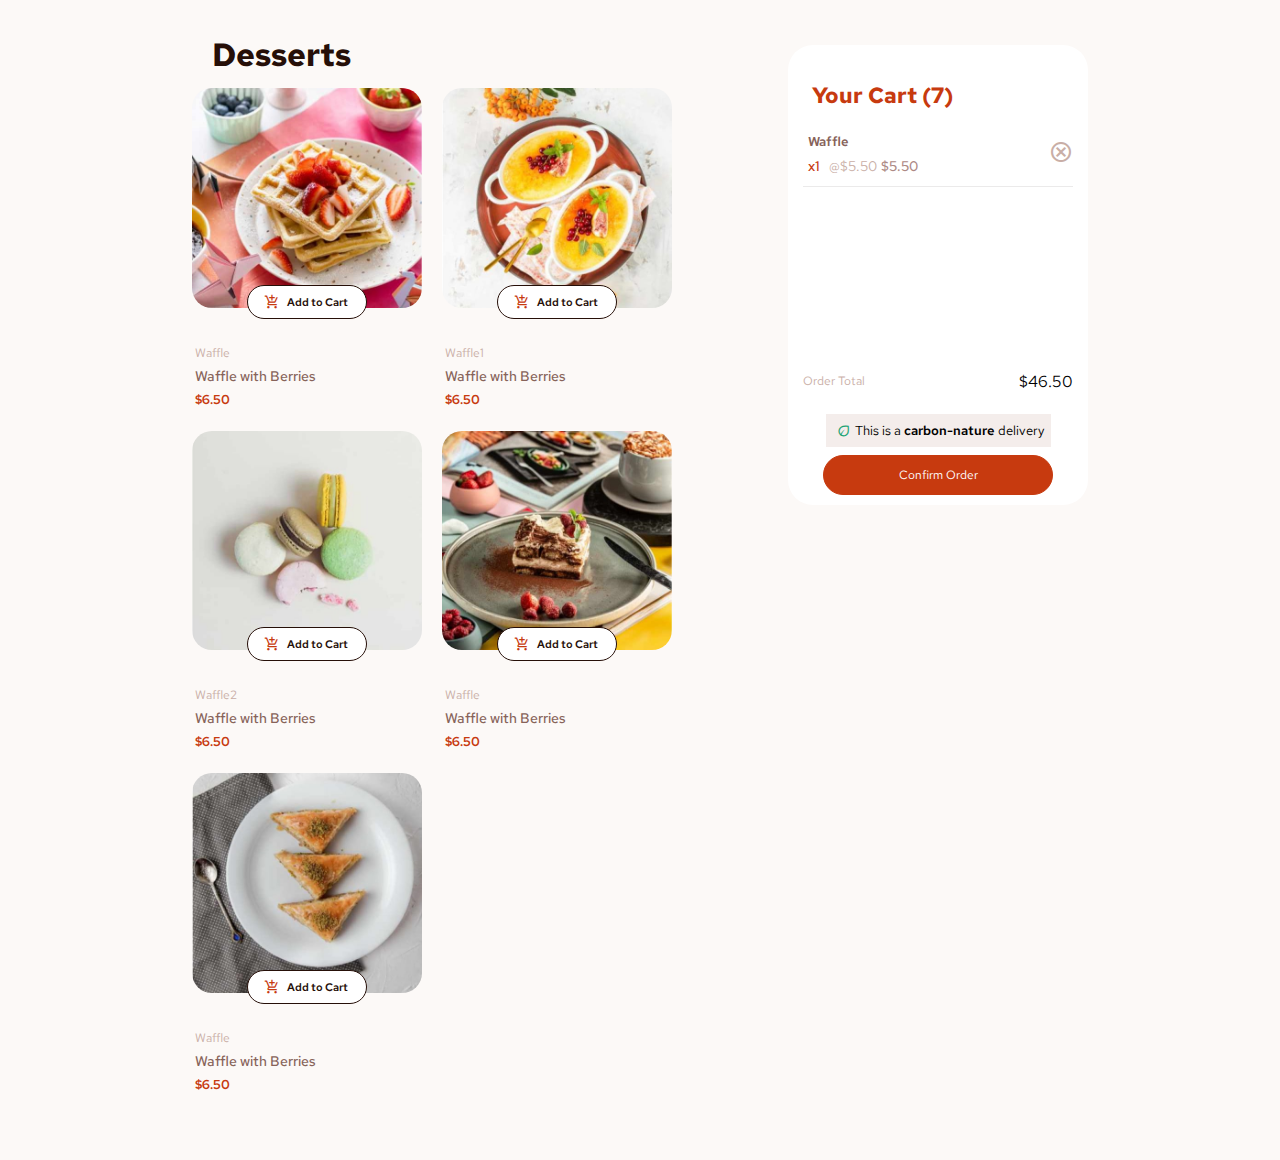
<file: index.html>
<!DOCTYPE html>
<html lang="en">

<head>
  <meta charset="UTF-8">
  <meta name="viewport" content="width=device-width, initial-scale=1.0">
  <!-- displays site properly based on user's device -->

  <link rel="icon" type="image/png" sizes="32x32" href="./assets/images/favicon-32x32.png">
  <link rel="stylesheet" href="https://fonts.googleapis.com/css2?family=Material+Symbols+Outlined" />

  <title>Frontend Mentor | Product list with cart</title>

  <!-- Feel free to remove these styles or customise in your own stylesheet 👍 -->

  <link rel="stylesheet" href="index.css">

</head>

<body>


  <div class="content-area">

    <div class="header-box">
      <h1 class="header">Desserts</h1>
    </div>

    <div class="cart-box-area">

      <!-- 1 -->
      <div class="cart-box-top"> 
        <h1 class="quantity-count">Your Cart (7)</h1>
      </div>

      <!-- 2 -->
      <div class="cart-box-middle">
        <div class="detail-box">
          <div class="item-detail">
            <p class="item-name">Waffle</p>
            <span class="quantity-item">x1</span>
            <span class="price-per-unit">@$5.50</span>
            <span class="sum-of-unit">$5.50</span>
          </div>

          <span class="material-symbols-outlined cancle-order-unit">cancel</span>

        </div>
      </div>

      <!-- 3 -->
      <div class="cart-buttom">
        <div class="summary">
          <span class="summary-text">Order Total</span>
          <span class="summary-price">$46.50</span>
        </div>

        <div class="carbon-nature">
          <div class="carbon-nature-content">
            <span class="material-symbols-outlined carbon-nature-icon">eco</span>
            <span class="carbon-nature-text">This is a <span class="highlight-carbon">carbon-nature</span> delivery</span>
          </div>
        </div>

        <div class="confirm-order-button">
          <span class="confirm-order-text">Confirm Order</span>
        </div>
      </div>

    </div>





    <div class="item-list-area">

      <div class="item-box">

        <img src="./assets/images/image-waffle-desktop.jpg" alt="" srcset="">

        <div class="button-box">
          <span class="material-symbols-outlined add-cart-icon">add_shopping_cart</span>
          <span class="add-cart-text">Add to Cart</span>
        </div>

        <!-- <div class="select-quantity-items">
          <span class="material-symbols-outlined">do_not_disturb_on</span>
          <span class="show-quantity-item">1</span>
          <span class="material-symbols-outlined">add_circle</span>
        </div> -->

        <div class="detail-menu">
          <p class="tag-name">Waffle</p>
          <p class="menu-name">Waffle with Berries</p>
          <p class="price-tag">$6.50</p>
        </div>

      </div>

      <div class="item-box">

        <img src="./assets/images/image-creme-brulee-desktop.jpg" alt="" srcset="">

        <div class="button-box">
          <span class="material-symbols-outlined add-cart-icon">add_shopping_cart</span>
          <span class="add-cart-text">Add to Cart</span>
        </div>

        <div class="detail-menu">
          <p class="tag-name">Waffle1</p>
          <p class="menu-name">Waffle with Berries</p>
          <p class="price-tag">$6.50</p>
        </div>

      </div>

      <div class="item-box">

        <img src="./assets/images/image-macaron-desktop.jpg" alt="" srcset="">

        <div class="button-box">
          <span class="material-symbols-outlined add-cart-icon">add_shopping_cart</span>
          <span class="add-cart-text">Add to Cart</span>
        </div>

        <div class="detail-menu">
          <p class="tag-name">Waffle2</p>
          <p class="menu-name">Waffle with Berries</p>
          <p class="price-tag">$6.50</p>
        </div>

      </div>

      <div class="item-box">

        <img src="./assets/images/image-tiramisu-desktop.jpg" alt="" srcset="">

        <div class="button-box">
          <span class="material-symbols-outlined add-cart-icon">add_shopping_cart</span>
          <span class="add-cart-text">Add to Cart</span>
        </div>

        <div class="detail-menu">
          <p class="tag-name">Waffle</p>
          <p class="menu-name">Waffle with Berries</p>
          <p class="price-tag">$6.50</p>
        </div>

      </div>

      <div class="item-box">

        <img src="./assets/images/image-baklava-desktop.jpg" alt="" srcset="">

        <div class="button-box">
          <span class="material-symbols-outlined add-cart-icon">add_shopping_cart</span>
          <span class="add-cart-text">Add to Cart</span>
        </div>

        <div class="detail-menu">
          <p class="tag-name">Waffle</p>
          <p class="menu-name">Waffle with Berries</p>
          <p class="price-tag">$6.50</p>
        </div>

      </div>

    </div>





  </div>
  </div>



  <!-- Waffle with Berries
  Waffle
  6.50
  Add to Cart -->

  <!-- Vanilla Bean Crème Brûlée
  Crème Brûlée
  7.00
  Add to Cart

  Macaron Mix of Five
  Macaron
  8.00
  Add to Cart

  Classic Tiramisu
  Tiramisu
  5.50
  Add to Cart

  Pistachio Baklava
  Baklava
  4.00
  Add to Cart

  Lemon Meringue Pie
  Pie
  5.00
  Add to Cart

  Red Velvet Cake
  Cake
  4.50
  Add to Cart

  Salted Caramel Brownie
  Brownie
  4.50
  Add to Cart

  Vanilla Panna Cotta
  Panna Cotta
  6.50
  Add to Cart -->

  <!-- Your Cart (Quantity) -->
  <!-- Your added items will appear here -->

  <!-- <div class="attribution">
    Challenge by <a href="https://www.frontendmentor.io?ref=challenge">Frontend Mentor</a>. 
    Coded by <a href="#">Your Name Here</a>.
  </div> -->
</body>

</html>
</file>
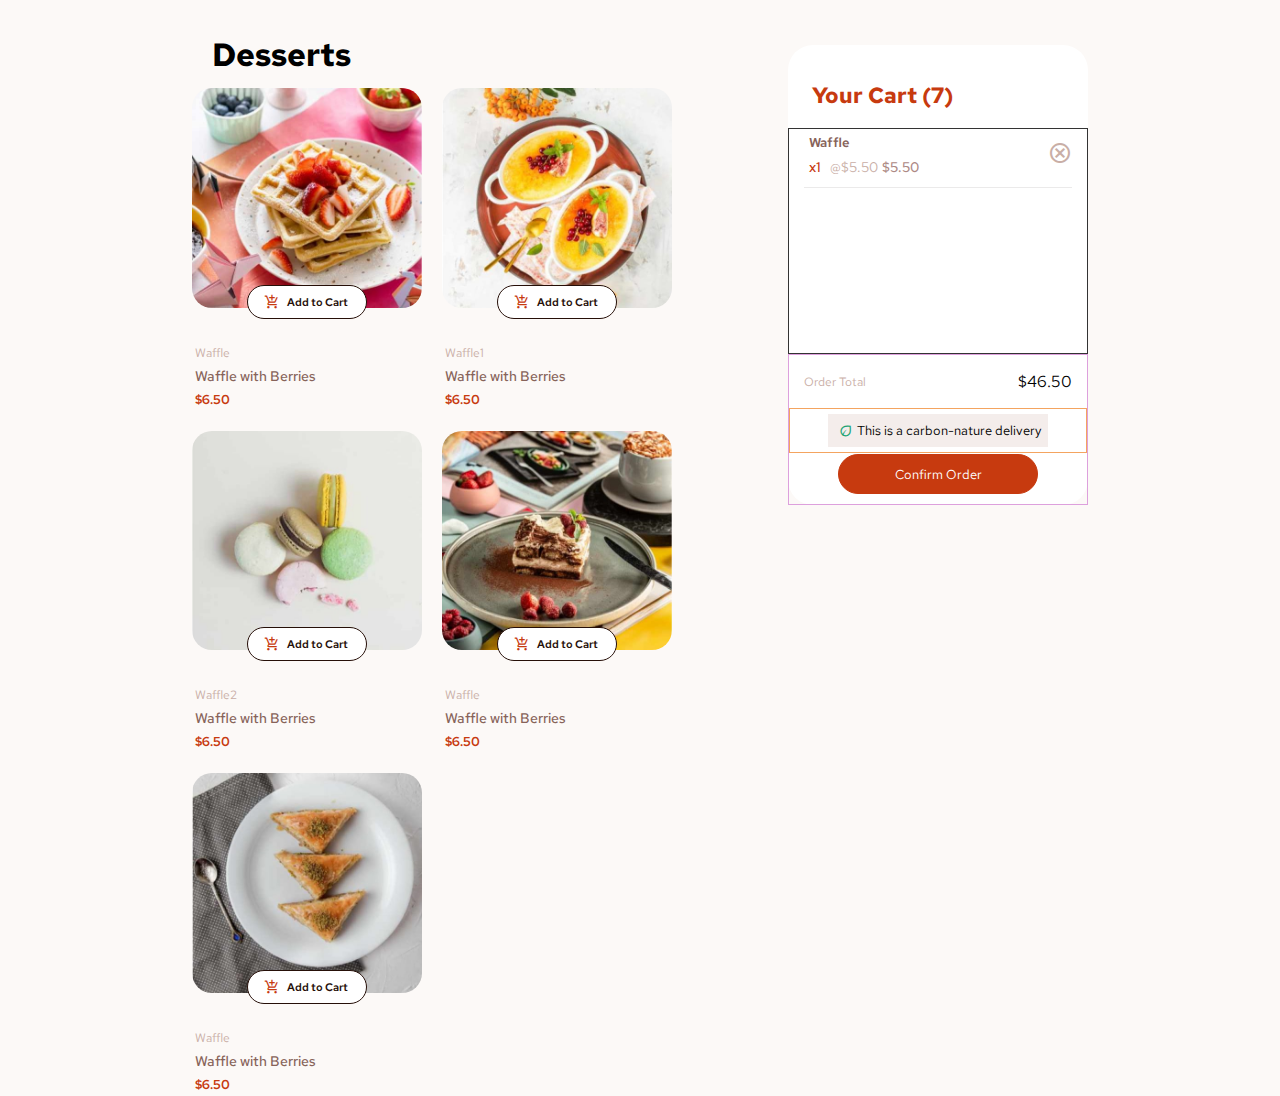
<file: product-list-with-cart-main/index.html>
<!DOCTYPE html>
<html lang="en">

<head>
  <meta charset="UTF-8">
  <meta name="viewport" content="width=device-width, initial-scale=1.0">
  <!-- displays site properly based on user's device -->

  <link rel="icon" type="image/png" sizes="32x32" href="./assets/images/favicon-32x32.png">
  <link rel="stylesheet" href="https://fonts.googleapis.com/css2?family=Material+Symbols+Outlined" />

  <title>Frontend Mentor | Product list with cart</title>

  <!-- Feel free to remove these styles or customise in your own stylesheet 👍 -->

  <link rel="stylesheet" href="index.css">

</head>

<body>


  <div class="content-area">

    <div class="header-box">
      <h1 class="header">Desserts</h1>
    </div>

    <div class="cart-box-area">

      <!-- 1 -->
      <div class="cart-box-top"> 
        <h1 class="quantity-count">Your Cart (7)</h1>
      </div>

      <!-- 2 -->
      <div class="cart-box-middle">
        <div class="detail-box">
          <div class="item-detail">
            <p class="item-name">Waffle</p>
            <span class="quantity-item">x1</span>
            <span class="price-per-unit">@$5.50</span>
            <span class="sum-of-unit">$5.50</span>
          </div>

          <span class="material-symbols-outlined cancle-order-unit">cancel</span>

        </div>
      </div>

      <!-- 3 -->
      <div class="cart-buttom">
        <div class="summary">
          <span class="summary-text">Order Total</span>
          <span class="summary-price">$46.50</span>
        </div>

        <div class="carbon-nature">
          <div class="carbon-nature-content">
            <span class="material-symbols-outlined carbon-nature-icon">eco</span>
            <span class="carbon-nature-text">This is a <span class="highlight">carbon-nature</span> delivery</span>
          </div>
        </div>

        <div class="confirm-order-button">
          <span class="confirm-order-text">Confirm Order</span>
        </div>
      </div>

    </div>





    <div class="item-list-area">

      <div class="item-box">

        <img src="./assets/images/image-waffle-desktop.jpg" alt="" srcset="">

        <div class="button-box">
          <span class="material-symbols-outlined add-cart-icon">add_shopping_cart</span>
          <span class="add-cart-text">Add to Cart</span>
        </div>

        <div class="detail-menu">
          <p class="tag-name">Waffle</p>
          <p class="menu-name">Waffle with Berries</p>
          <p class="price-tag">$6.50</p>
        </div>

      </div>

      <div class="item-box">

        <img src="./assets/images/image-creme-brulee-desktop.jpg" alt="" srcset="">

        <div class="button-box">
          <span class="material-symbols-outlined add-cart-icon">add_shopping_cart</span>
          <span class="add-cart-text">Add to Cart</span>
        </div>

        <div class="detail-menu">
          <p class="tag-name">Waffle1</p>
          <p class="menu-name">Waffle with Berries</p>
          <p class="price-tag">$6.50</p>
        </div>

      </div>

      <div class="item-box">

        <img src="./assets/images/image-macaron-desktop.jpg" alt="" srcset="">

        <div class="button-box">
          <span class="material-symbols-outlined add-cart-icon">add_shopping_cart</span>
          <span class="add-cart-text">Add to Cart</span>
        </div>

        <div class="detail-menu">
          <p class="tag-name">Waffle2</p>
          <p class="menu-name">Waffle with Berries</p>
          <p class="price-tag">$6.50</p>
        </div>

      </div>

      <div class="item-box">

        <img src="./assets/images/image-tiramisu-desktop.jpg" alt="" srcset="">

        <div class="button-box">
          <span class="material-symbols-outlined add-cart-icon">add_shopping_cart</span>
          <span class="add-cart-text">Add to Cart</span>
        </div>

        <div class="detail-menu">
          <p class="tag-name">Waffle</p>
          <p class="menu-name">Waffle with Berries</p>
          <p class="price-tag">$6.50</p>
        </div>

      </div>

      <div class="item-box">

        <img src="./assets/images/image-baklava-desktop.jpg" alt="" srcset="">

        <div class="button-box">
          <span class="material-symbols-outlined add-cart-icon">add_shopping_cart</span>
          <span class="add-cart-text">Add to Cart</span>
        </div>

        <div class="detail-menu">
          <p class="tag-name">Waffle</p>
          <p class="menu-name">Waffle with Berries</p>
          <p class="price-tag">$6.50</p>
        </div>

      </div>

    </div>





  </div>
  </div>



  <!-- Waffle with Berries
  Waffle
  6.50
  Add to Cart -->

  <!-- Vanilla Bean Crème Brûlée
  Crème Brûlée
  7.00
  Add to Cart

  Macaron Mix of Five
  Macaron
  8.00
  Add to Cart

  Classic Tiramisu
  Tiramisu
  5.50
  Add to Cart

  Pistachio Baklava
  Baklava
  4.00
  Add to Cart

  Lemon Meringue Pie
  Pie
  5.00
  Add to Cart

  Red Velvet Cake
  Cake
  4.50
  Add to Cart

  Salted Caramel Brownie
  Brownie
  4.50
  Add to Cart

  Vanilla Panna Cotta
  Panna Cotta
  6.50
  Add to Cart -->

  <!-- Your Cart (Quantity) -->
  <!-- Your added items will appear here -->

  <!-- <div class="attribution">
    Challenge by <a href="https://www.frontendmentor.io?ref=challenge">Frontend Mentor</a>. 
    Coded by <a href="#">Your Name Here</a>.
  </div> -->
</body>

</html>
</file>
<file: index.css>
@import url('https://fonts.googleapis.com/css2?family=Red+Hat+Text:ital,wght@0,300..700;1,300..700&display=swap');

*{
    padding: 0;
    margin: 0;
    box-sizing: border-box;
    font-family: 'Red Hat Text', serif;
}

body{
    background-color: hsl(20, 50%, 98%);
}

div.content-area{
    /* border: 1px solid #333; */
    width: 70%;
    /* width: 65%; */
    margin: auto;
    margin-bottom: 5%;
    display: grid;
    grid-template-columns: 3fr 1fr;
    grid-template-areas:
    'header cart-box-area'
    'item-list-area cart-box-area';
}

div.header-box{
    /* border: 1px solid palevioletred; */
    grid-area: header;
}

div.header-box h1.header{
    /* border: 1px solid #333; */
    padding-top: 5.5%;
    padding-bottom: 2%;
    padding-left: 20px;
    color: hsl(14, 65%, 9%);
}

/* ------- Layout of Grid-------- */

div.cart-box-area{ 
    grid-area: cart-box-area;
    /* border: 1px solid skyblue; */
    background-color: #fff;
    width: 300px;
    height: 460px;
    margin-left: auto ;
    margin-right: auto;
    margin-top: 15%;
    border-radius: 25px;
    display: grid;
    grid-template-rows: 0.5fr 1.5fr 1fr;
}



div.cart-box-top{
    /* border: 1px solid slateblue; */
}
div.cart-box-top h1.quantity-count{
    /* border: 1px solid #333; */
    padding-top: 12%;
    padding-left: 8%;
    margin-bottom: 6%;
    font-size: 22px;
    color: hsl(14, 86%, 42%);
}

div.cart-box-middle{
    /* border: 1px solid #333; */
}
div.detail-box{
    /* border: 1px solid #333; */
    border-bottom: 1px solid hsl(0, 3%, 92%);
    padding-bottom: 10px;
    margin: 0 5% 0 5%;

    display: flex;
    justify-content: space-between;
    align-items: center;
}
div.detail-box p.item-name{
    /* border: 1px solid #333; */
    font-size: 13px;
    padding: 5px;
    font-weight: 600;
    color: hsl(12, 20%, 44%);
}
/* div.item-detail{
    border: 1px solid #333;
} */
div.item-detail span.quantity-item{
    /* border: 1px solid #333; */
    font-size: 14px;
    color: hsl(14, 86%, 42%);
    font-weight: 500;
    padding: 0 5px;
}
div.item-detail span.price-per-unit{
    /* border: 1px solid #333; */
    font-size: 14px;
    color: hsl(14, 25%, 72%);
    font-weight: 400;
}
div.item-detail span.sum-of-unit{
    /* border: 1px solid #333; */
    font-size: 14px;
    color: hsl(7, 20%, 60%);
    font-weight: 500;
}
div.detail-box  span.cancle-order-unit{
    color: hsl(14, 25%, 72%);
}

div.cart-buttom{
    /* border: 1px solid plum; */
    display: flex;
    flex-wrap: wrap;
    /* justify-content: center;
    align-items: center; */

}
div.cart-buttom div.summary{
    /* border: 1px solid #333; */
    width: 100%;
    display: flex;
    justify-content: space-between;
    align-items: center;
    margin: 2% 5%;
    
 
}
span.summary-text{
    font-size: 12px;
    color: hsl(14, 25%, 72%);
    
    padding: 4% 0;
}




div.cart-buttom div.carbon-nature{
    /* border: 1px solid sandybrown; */
    width: 100%;
    display: flex;
    justify-content: center;
    align-items: center;
    padding: 3px 0;
}
div.cart-buttom div.carbon-nature-content{
    /* border: 1px solid #333; */
    background-color: hsl(13, 31%, 94%);
    padding: 8px 7px;
    display: flex;
    justify-items: center;
    align-items: center;
}
div.carbon-nature span.highlight-carbon{
    font-weight: 600;
}
div.carbon-nature span.carbon-nature-icon{
    /* border: 1px solid #333; */
    font-size: 16px;
    color: hsl(159, 69%, 38%);
    padding: 0 3px;
}
div.carbon-nature span.carbon-nature-text{
    /* border: 1px solid #333; */
    font-size: 13px;
    /* background-color: hsl(13, 31%, 94%); */
    /* padding: 8px 7px; */
}


div.cart-buttom div.confirm-order-button{
    /* border: 1px solid skyblue; */
    width: 100%;
    display: flex;
    justify-content: center;
    align-items: center;
    /* padding: 0px 0; */
    /* margin: 10px; */
}
div.confirm-order-button span.confirm-order-text{
    border: 1px solid hsl(14, 86%, 42%);
    border-radius: 20px;
    background-color: hsl(14, 86%, 42%);
    color: #fff;
    font-size: 12px;
    width: 230px;
    height: 40px;
    text-align: center;
    display: flex;
    justify-content: center;
    align-items: center;
    margin: 0  0 8px 0;
}
div.confirm-order-button span.confirm-order-text:hover{
    background-color: hsl(14, 87%, 33%);
    cursor: pointer;
}

/* -------------- */


div.item-list-area{
    /* border: 3px solid skyblue; */
    grid-area: item-list-area;
    display: flex;
    flex-wrap: wrap;
    /* width: 90%; */
    gap: 20px

}
div.item-box{
    /* border: 2px solid plum; */
    max-width: 230px;

    display: flex;
    flex-wrap: wrap;
    justify-content:flex-start;


    /* padding: 20px; */
    /* margin: auto; */

    position: relative;
    flex-grow: 1;
}

div.item-box img{
    width: 100%;
    border-radius: 20px;
}
div.button-box{
    border: 1px solid hsl(14, 65%, 9%);
    width: 120px;
    border-radius: 20px;
    background-color: #fff;
    display: flex;
    justify-content: center;
    align-items: center;
    padding: 8px 10px;
    /* padding-left: 5px; */
    margin: -10% auto 0 auto;
    /* margin-left: auto; */
    font-size: 12px;
    /* transition: 0.1s; */
    /* margin-right: auto; */
    /* position: absolute; */
    /* top: 62% */
}

div.button-box span.add-cart-icon{
    font-size: 16px;
    padding: 0 2px;
    color: hsl(14, 86%, 42%);
}

div.button-box span.add-cart-text{
    font-size: 11px;
    font-weight: 600;
    padding: 0 5px;
    color: hsl(14, 65%, 9%);
}
div.button-box span.add-cart-text:hover{
    color: hsl(14, 86%, 42%);
    cursor: pointer;
}

div.detail-menu{
    /* border: 1px solid #333; */
    flex-wrap: wrap;
    width: 100%;
    margin-top: 10%;
}

div.detail-menu p.tag-name{
    font-size: 12px;
    font-weight: 400;
    color: hsl(14, 25%, 72%);
    padding: 3px;
}
div.detail-menu p.menu-name{
    font-size: 14px;
    font-weight: 500;
    color: hsl(12, 20%, 44%);
    padding: 3px;
}
div.detail-menu p.price-tag{
    font-size: 13px;
    font-weight: 600;
    color: hsl(14, 86%, 42%);
    padding: 3px;
}

/* ----------  Responsive Mobile--------- */

@media screen and  (max-width:800px) {

/* (max-width: 375px) */

    div.cart-box-area{
        /* display: none; */
        /* background-color: salmon; */
    }
    div.cart-box{
        margin-bottom: 10%;
    }

    div.header-box h1.header{
        /* border: 1px solid #333; */
        padding-top: 8%;
        padding-bottom: 4%;
        padding-left: 20px;
        color: hsl(14, 65%, 9%);
    }

    div.content-area{
        /* border: 1px solid #333; */
        width: 90%;
        margin: auto;
        margin-bottom: 10%;
        display: grid;

        grid-template-columns: 1fr;
        grid-template-areas:
        'header'
        'item-list-area' 
        'cart-box-area';
    }
    div.item-list-area{
        /* border: 3px solid skyblue; */
        grid-area: item-list-area;
        display: flex;
        flex-wrap: wrap;
        /* width: 90%; */
        gap: 20px;
    }
    div.item-box{
        /* border: 2px solid plum; */
        margin: auto;
        max-width: 310px;
        display: flex;
        flex-wrap: wrap;
        justify-content:center;
        position: relative;
        flex-grow: 1;
    }
    div.item-box img{
        width: 100%;
        object-fit: cover;
        height: 55vw;
        border-radius: 20px;
    }
    div.button-box{
        border: 1px solid hsl(14, 65%, 9%);
        width: 40vw;
        border-radius: 20px;
        background-color: #fff;
        display: flex;
        justify-content: center;
        align-items: center;
        padding: 12px 14px;
        position: relative;
        bottom: 5vw;
        margin: 0;
        font-size: 12px;
    }
    div.detail-menu{
        margin: 0;
        position: relative;
        top: -3vw;
    }
}
</file>
<file: product-list-with-cart-main/index.css>
@import url('https://fonts.googleapis.com/css2?family=Red+Hat+Text:ital,wght@0,300..700;1,300..700&display=swap');

*{
    padding: 0;
    margin: 0;
    box-sizing: border-box;
    font-family: 'Red Hat Text', serif;
}

body{
    background-color: hsl(20, 50%, 98%);
}

div.content-area{
    /* border: 1px solid #333; */
    width: 70%;
    /* width: 65%; */
    margin: auto;
    display: grid;
    grid-template-columns: 3fr 1fr;
    grid-template-areas:
    'header cart-box-area'
    'item-list-area cart-box-area';
}

div.header-box{
    /* border: 1px solid palevioletred; */
    grid-area: header;
}

div.header-box h1.header{
    /* border: 1px solid #333; */
    padding-top: 5.5%;
    padding-bottom: 2%;
    padding-left: 20px;
}

/* ------- Layout of Grid-------- */

div.cart-box-area{ 
    grid-area: cart-box-area;
    /* border: 2px solid skyblue; */
    background-color: #fff;
    width: 300px;
    height: 460px;
    margin-left: auto ;
    margin-right: auto;
    margin-top: 15%;
    border-radius: 25px;
    display: grid;
    grid-template-rows: 0.5fr 1.5fr 1fr;
}



div.cart-box-top{
    /* border: 1px solid slateblue; */
}
div.cart-box-top h1.quantity-count{
    /* border: 1px solid #333; */
    padding-top: 12%;
    padding-left: 8%;
    margin-bottom: 6%;
    font-size: 22px;
    color: hsl(14, 86%, 42%);
}

div.cart-box-middle{
    border: 1px solid #333;
}
div.detail-box{
    /* border: 1px solid #333; */
    border-bottom: 1px solid hsl(0, 3%, 92%);
    padding-bottom: 10px;
    margin: 0 5% 0 5%;

    display: flex;
    justify-content: space-between;
    align-items: center;
}
div.detail-box p.item-name{
    /* border: 1px solid #333; */
    font-size: 13px;
    padding: 5px;
    font-weight: 600;
    color: hsl(12, 20%, 44%);
}
/* div.item-detail{
    border: 1px solid #333;
} */
div.item-detail span.quantity-item{
    /* border: 1px solid #333; */
    font-size: 14px;
    color: hsl(14, 86%, 42%);
    font-weight: 500;
    padding: 0 5px;
}
div.item-detail span.price-per-unit{
    /* border: 1px solid #333; */
    font-size: 14px;
    color: hsl(14, 25%, 72%);
    font-weight: 400;
}
div.item-detail span.sum-of-unit{
    /* border: 1px solid #333; */
    font-size: 14px;
    color: hsl(7, 20%, 60%);
    font-weight: 500;
}
div.detail-box  span.cancle-order-unit{
    color: hsl(14, 25%, 72%);
}

div.cart-buttom{
    border: 1px solid plum;
    display: flex;
    flex-wrap: wrap;
    /* justify-content: center;
    align-items: center; */

}
div.cart-buttom div.summary{
    /* border: 1px solid #333; */
    width: 100%;
    display: flex;
    justify-content: space-between;
    align-items: center;
    margin: 2% 5%;
    
 
}
span.summary-text{
    font-size: 12px;
    color: hsl(14, 25%, 72%);
    
    padding: 4% 0;
}




div.cart-buttom div.carbon-nature{
    border: 1px solid sandybrown;
    width: 100%;
    display: flex;
    justify-content: center;
    align-items: center;
    padding: 3px 0;
}
div.cart-buttom div.carbon-nature-content{
    /* border: 1px solid #333; */
    background-color: hsl(13, 31%, 94%);
    padding: 8px 7px;
    display: flex;
    justify-items: center;
    align-items: center;
}
div.carbon-nature span.highlight-carbon{
    font-weight: 600;
}
div.carbon-nature span.carbon-nature-icon{
    /* border: 1px solid #333; */
    font-size: 16px;
    color: hsl(159, 69%, 38%);
    padding: 0 3px;
}
div.carbon-nature span.carbon-nature-text{
    /* border: 1px solid #333; */
    font-size: 13px;
    /* background-color: hsl(13, 31%, 94%); */
    /* padding: 8px 7px; */
}


div.cart-buttom div.confirm-order-button{
    /* border: 1px solid skyblue; */
    width: 100%;
    display: flex;
    justify-content: center;
    align-items: center;
    /* padding: 0px 0; */
    /* margin: 10px; */
}
div.confirm-order-button span.confirm-order-text{
    border: 1px solid hsl(14, 86%, 42%);
    border-radius: 20px;
    background-color: hsl(14, 86%, 42%);
    color: #fff;
    font-size: 13px;
    width: 200px;
    height: 40px;
    text-align: center;
    display: flex;
    justify-content: center;
    align-items: center;
    margin: 0  0 8px 0;
}

/* -------------- */


div.item-list-area{
    grid-area: item-list-area;
    /* border: 3px solid skyblue; */
    display: flex;
    flex-wrap: wrap;
    gap: 20px

}
div.item-box{
    /* border: 2px solid plum; */
    max-width: 230px;

    display: flex;
    flex-wrap: wrap;
    justify-content:flex-start;


    /* padding: 20px; */
    /* margin: auto; */

    position: relative;
    flex-grow: 1;
}

div.item-box img{
    width: 100%;
    border-radius: 20px;
}
div.button-box{
    border: 1px solid hsl(14, 65%, 9%);
    width: 120px;
    border-radius: 20px;
    background-color: #fff;
    display: flex;
    justify-content: center;
    align-items: center;
    padding: 8px 10px;
    /* padding-left: 5px; */
    margin: -10% auto 0 auto;
    /* margin-left: auto; */
    font-size: 12px;
    /* transition: 0.1s; */
    /* margin-right: auto; */
    /* position: absolute; */
    /* top: 62% */
}

div.button-box span.add-cart-icon{
    font-size: 16px;
    padding: 0 2px;
    color: hsl(14, 86%, 42%);
}

div.button-box span.add-cart-text{
    font-size: 11px;
    font-weight: 600;
    padding: 0 5px;
    color: hsl(14, 65%, 9%);
}
div.button-box span.add-cart-text:hover{
    color: hsl(14, 86%, 42%);
    cursor: pointer;
}

div.detail-menu{
    /* border: 1px solid #333; */
    flex-wrap: wrap;
    width: 100%;
    margin-top: 10%;
}

div.detail-menu p.tag-name{
    font-size: 12px;
    font-weight: 400;
    color: hsl(14, 25%, 72%);
    padding: 3px;
}
div.detail-menu p.menu-name{
    font-size: 14px;
    font-weight: 500;
    color: hsl(12, 20%, 44%);
    padding: 3px;
}
div.detail-menu p.price-tag{
    font-size: 13px;
    font-weight: 600;
    color: hsl(14, 86%, 42%);
    padding: 3px;
}

/* ------------------- */
</file>
